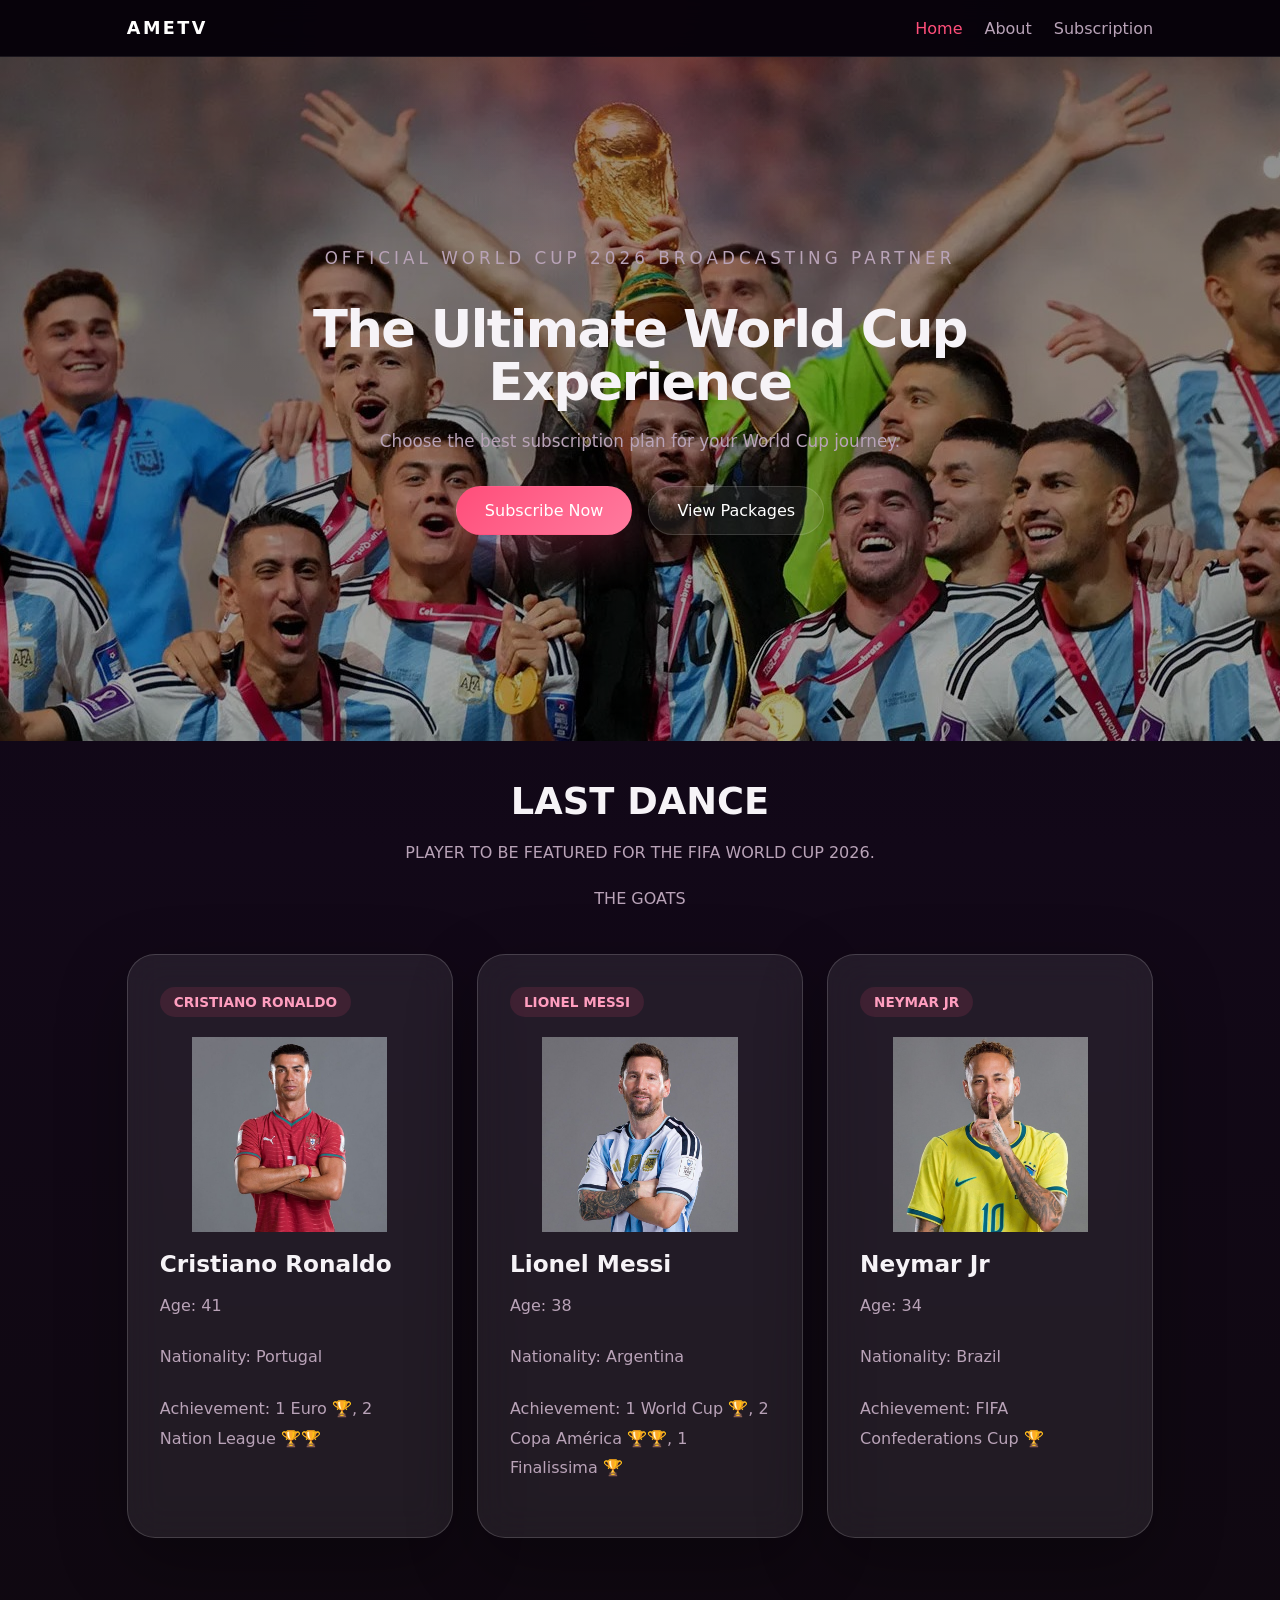
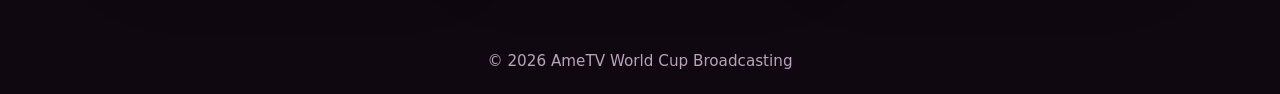
<file: index.html>
<!DOCTYPE html>
<html lang="en">
  <head>
    <meta charset="UTF-8" />
    <meta name="viewport" content="width=device-width, initial-scale=1.0" />
    <title>AMETV - Home</title>
    <link rel="stylesheet" href="css/style.css" />
</head>
  <body>
    <header>
      <nav class="navbar">
        <div class="logo">AmeTV</div>
        <ul>
          <li><a href="index.html" class="active">Home</a></li>
          <li><a href="about.html">About</a></li>
          <li><a href="booking.html">Subscription</a></li>
        </ul>
      </nav>
    </header>
    <main>
      <section class="hero hero-bg">
        <div class="hero-copy">
          <p class="eyebrow">Official World Cup 2026 Broadcasting Partner</p>
          <h1>The Ultimate World Cup Experience</h1>
          <p>Choose the best subscription plan for your World Cup journey.</p>
          <div class="hero-actions">
            <a href="booking.html" class="btn btn-primary">Subscribe Now</a>
            <a href="about.html" class="btn btn-secondary">View Packages</a>
          </div>
        </div>
      </section>
      <section class="section-overlap">
        <div class="section-header">
          <br><h2>LAST DANCE</h2>
          <p>PLAYER TO BE FEATURED FOR THE FIFA WORLD CUP 2026.</p>
        <p>THE GOATS</p>

        </div>
        <div class="cards">
          <article class="card">
            <div class="card-tag">CRISTIANO RONALDO</div>
            <img src="images/cristianoronaldo.jpg" alt="Cristiano Ronaldo" class="player-img" />
            <h3>Cristiano Ronaldo</h3>
            <p>Age: 41</p>
            <p>Nationality: Portugal</p>
            <p>Achievement: 1 Euro 🏆, 2 Nation League 🏆🏆</p>
          </article>
          <article class="card">
            <div class="card-tag">LIONEL MESSI</div>
            <img src="images/leomessi.jpg" alt="Lionel Messi" class="player-img" />
            <h3>Lionel Messi</h3>
            <p>Age: 38</p>
            <p>Nationality: Argentina</p>
            <p>Achievement: 1 World Cup 🏆, 2 Copa América 🏆🏆, 1 Finalissima 🏆</p>
          </article>
          <article class="card">
            <div class="card-tag">NEYMAR JR</div>
            <img src="images/neymarjr.jpg" alt="Neymar Jr" class="player-img" />
            <h3>Neymar Jr</h3>
            <p>Age: 34</p>
            <p>Nationality: Brazil</p>
            <p>Achievement: FIFA Confederations Cup 🏆</p>
          </article>
        </div>
      </section>
    </main>
    <footer>© 2026 AmeTV World Cup Broadcasting</footer>
    <script src="https://code.jquery.com/jquery-3.7.1.min.js"></script>
    <script src="js/script.js"></script>
  </body>
</html>
</file>
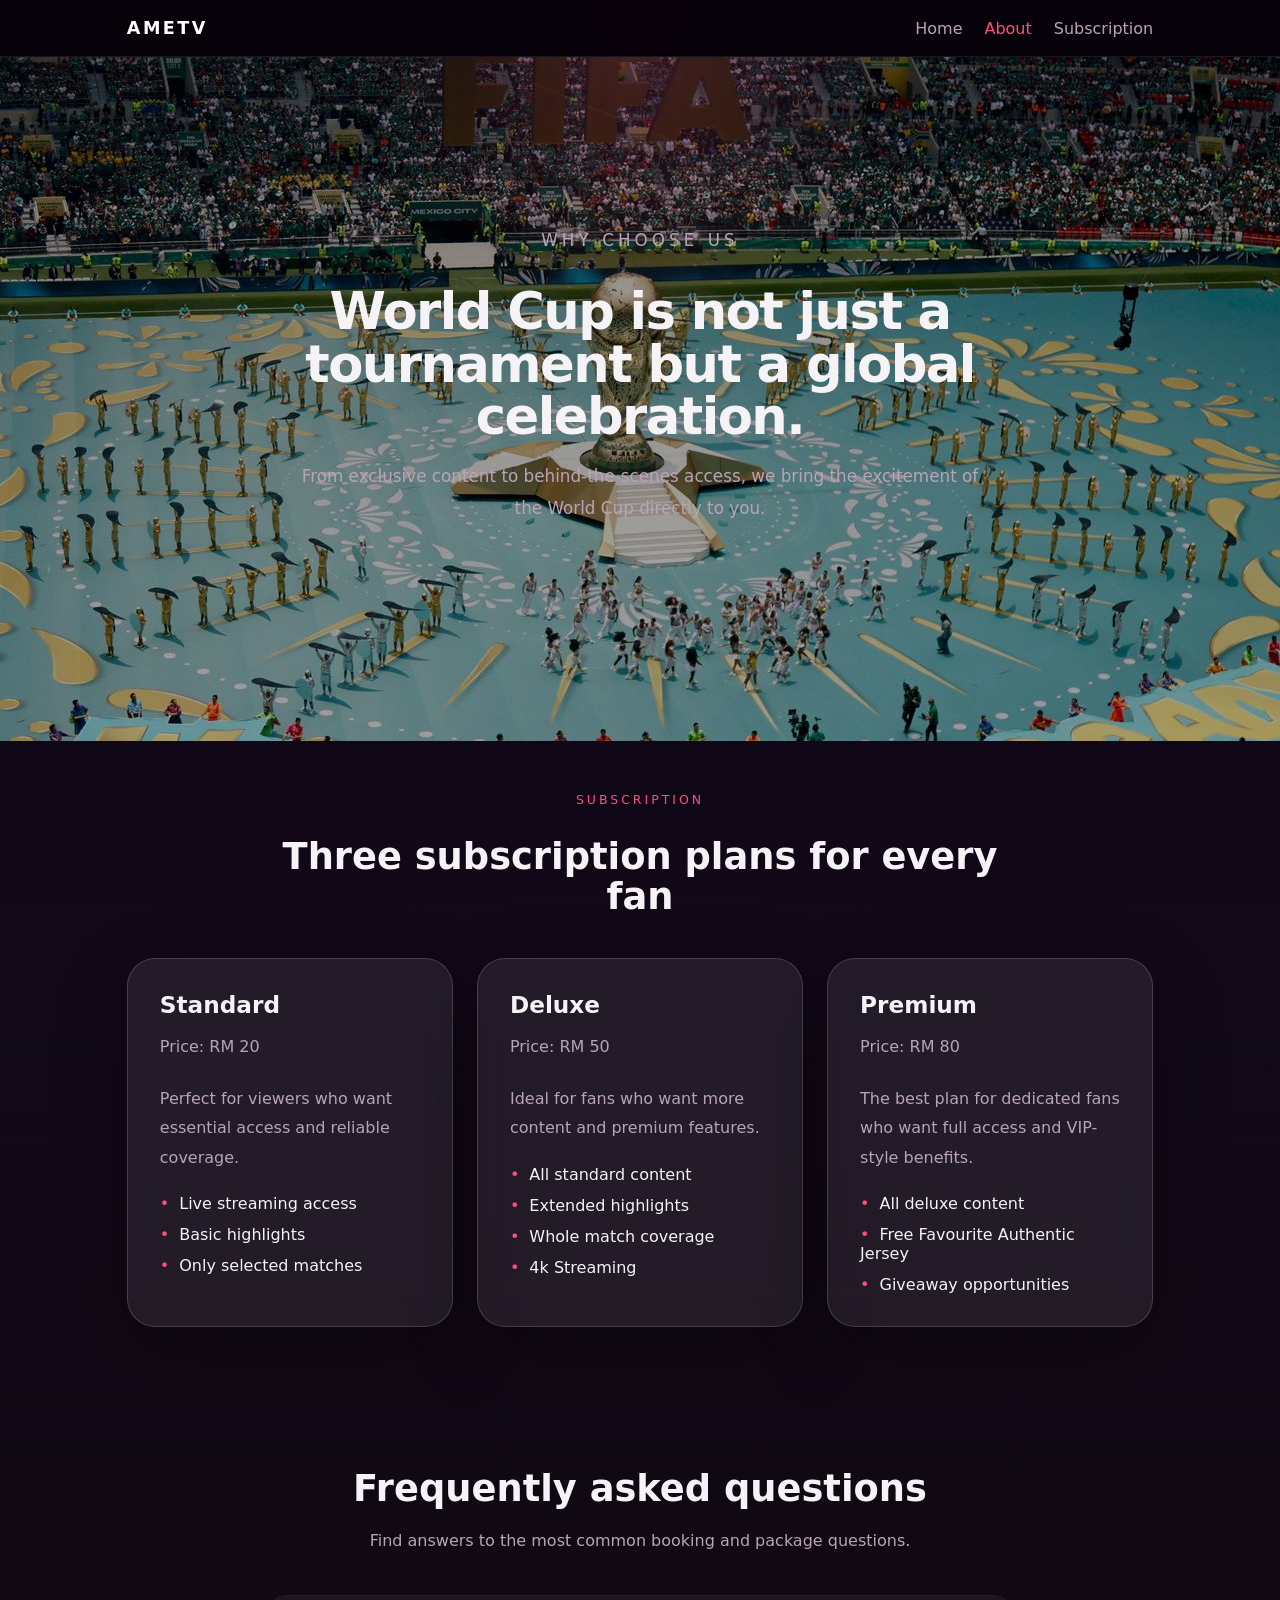
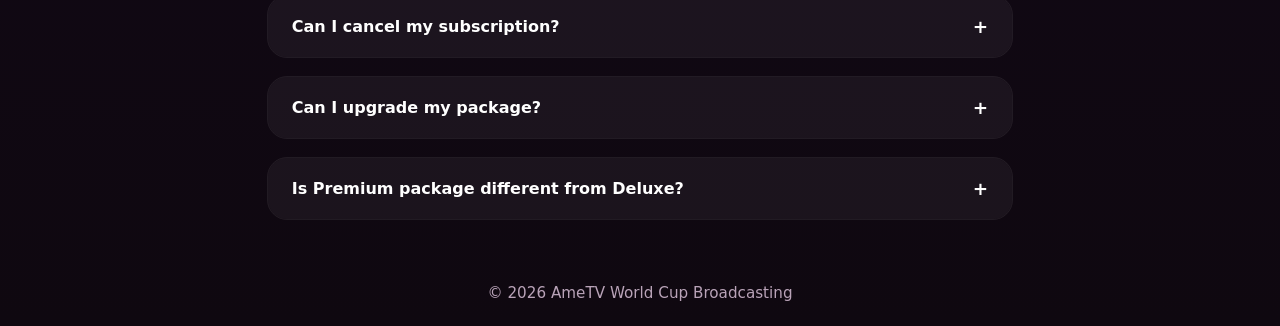
<file: about.html>
<!DOCTYPE html>
<html lang="en">
  <head>
    <meta charset="UTF-8" />
    <meta name="viewport" content="width=device-width, initial-scale=1.0" />
    <title>AMETV - About</title>
    <link rel="stylesheet" href="css/style.css" />
  </head>
  <body>
    <header>
      <nav class="navbar">
        <div class="logo">AmeTV</div>
        <ul>
          <li><a href="index.html">Home</a></li>
          <li><a href="about.html" class="active">About</a></li>
          <li><a href="booking.html">Subscription</a></li>
        </ul>
      </nav>
    </header>
    <main>
      <section class="hero hero-secondary hero-worldcup">
        <div class="hero-copy">
          <p class="eyebrow">Why choose us</p>
          <h1>World Cup is not just a tournament but a global celebration.</h1>
          <p>From exclusive content to behind-the-scenes access, we bring the excitement of the World Cup directly to you.</p>
        </div>
      </section>
      <section class="section-overlap">
        <div class="section-header">
          <br><br><span class="eyebrow">Subscription</span>
          <h2>Three subscription plans for every fan</h2>
        </div>
        <div class="packages-grid">
          <article class="package-card" tabindex="0">
            <h3>Standard</h3>
            <p>Price: RM 20</p>
            <p>Perfect for viewers who want essential access and reliable coverage.</p>
            <ul>
              <li>Live streaming access</li>
              <li>Basic highlights</li>
              <li>Only selected matches</li>
            </ul>
          </article>
          <article class="package-card" tabindex="0">
            <h3>Deluxe</h3>
            <p>Price: RM 50</p>
            <p>Ideal for fans who want more content and premium features.</p>
            <ul>
              <li>All standard content</li>
              <li>Extended highlights</li>
              <li>Whole match coverage</li>
              <li>4k Streaming</li>
            </ul>
          </article>
          <article class="package-card featured" tabindex="0">
            <h3>Premium</h3>
            <p>Price: RM 80</p>
            <p>The best plan for dedicated fans who want full access and VIP-style benefits.</p>
            <ul>
              <li>All deluxe content</li>
              <li>Free Favourite Authentic Jersey</li>
              <li>Giveaway opportunities</li>
            </ul>
          </article>
        </div>
      </section>
      <section class="faq section-overlap">
        <div class="section-header">
          <h2>Frequently asked questions</h2>
          <p>Find answers to the most common booking and package questions.</p>
        </div>
        <div class="faq-item">
          <div class="question">Can I cancel my subscription?</div>
          <div class="answer">Cancellations are available based on package terms and policy. Contact support to review your options.</div>
        </div>
        <div class="faq-item">
          <div class="question">Can I upgrade my package?</div>
          <div class="answer">Yes, you can upgrade your package at any time. We will help you explore transfers when possible.</div>
        </div>
        <div class="faq-item">
          <div class="question">Is Premium package different from Deluxe?</div>
          <div class="answer">Yes, the Premium package offers more exclusive benefits and a higher level of service compared to the Deluxe package.</div>
        </div>
      </section>
    </main>
    <footer>© 2026 AmeTV World Cup Broadcasting</footer>
    <script src="https://code.jquery.com/jquery-3.7.1.min.js"></script>
    <script src="js/script.js"></script>
  </body>
</html>
</file>
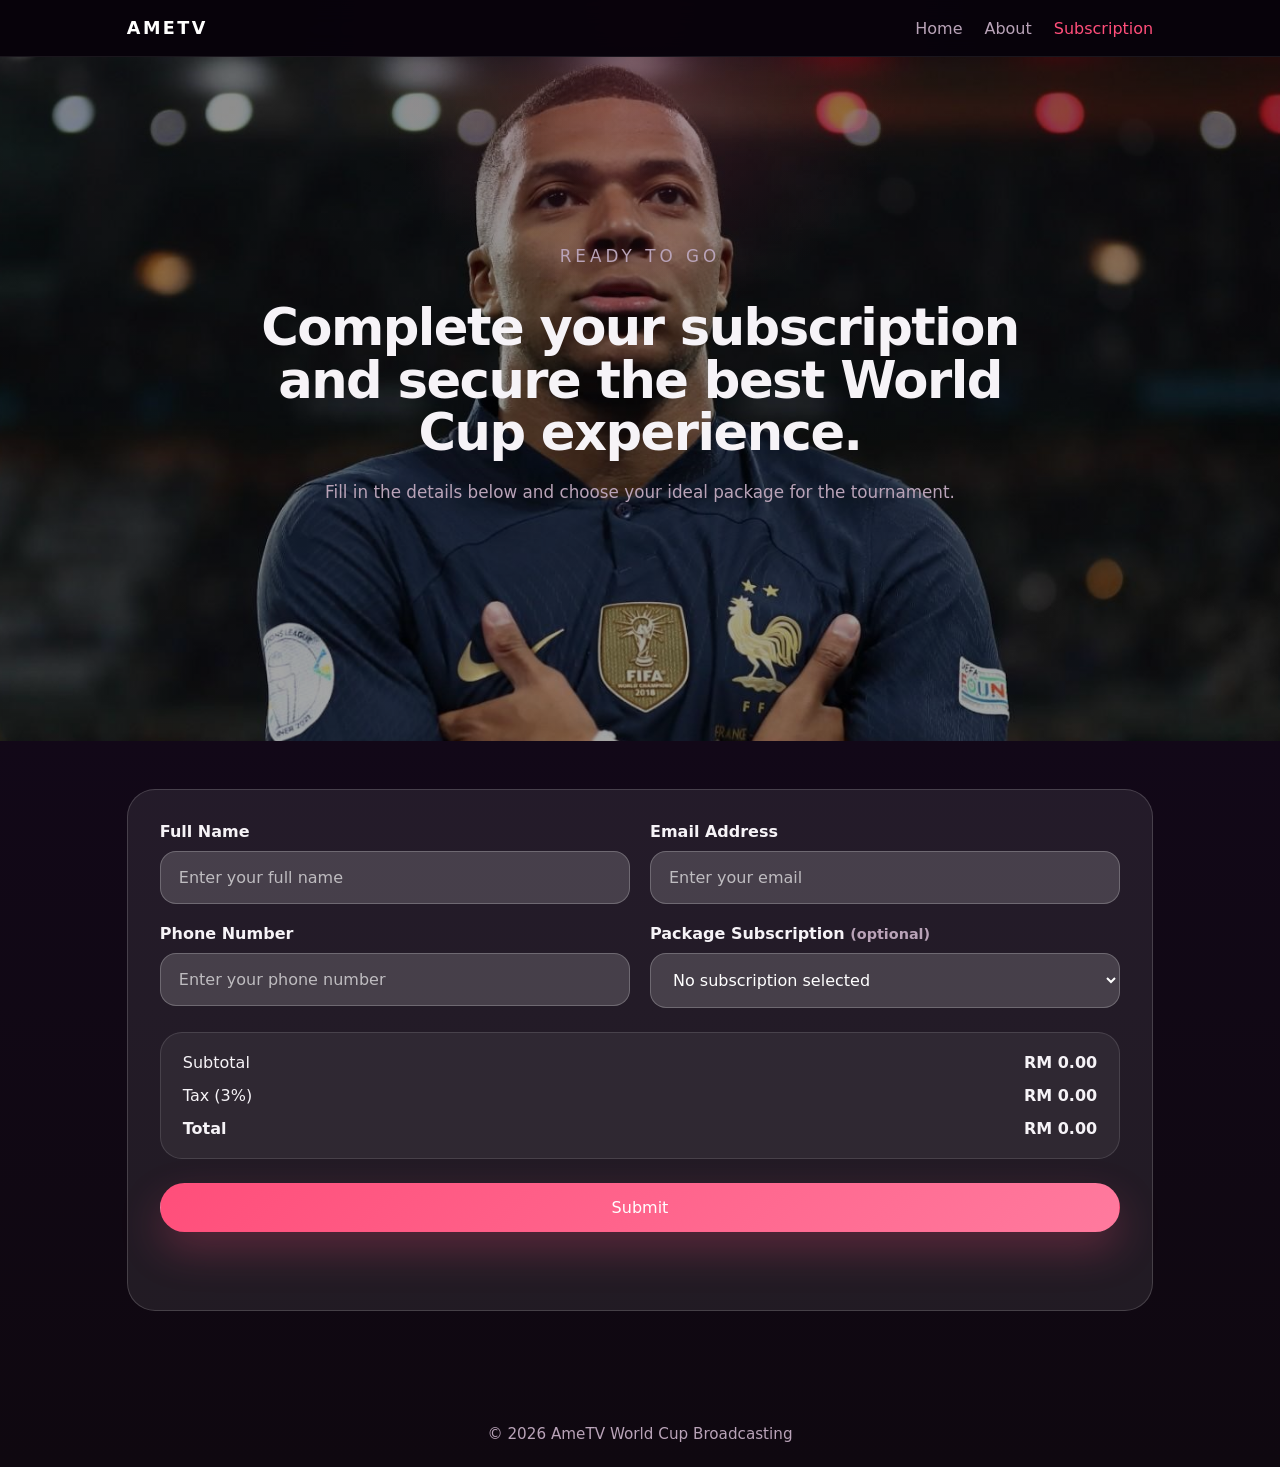
<file: booking.html>
<!DOCTYPE html>
<html lang="en">
  <head>
    <meta charset="UTF-8" />
    <meta name="viewport" content="width=device-width, initial-scale=1.0" />
    <title>AMETV - Subscription</title>
    <link rel="stylesheet" href="css/style.css" />
  </head>
  <body>
    <header>
      <nav class="navbar">
        <div class="logo">AmeTV</div>
        <ul>
          <li><a href="index.html">Home</a></li>
          <li><a href="about.html">About</a></li>
          <li><a href="booking.html" class="active">Subscription</a></li>
        </ul>
      </nav>
    </header>
    <main>
      <section class="hero hero-secondary hero-mbappe">
        <div class="hero-copy">
          <p class="eyebrow">Ready to go</p>
          <h1>Complete your subscription and secure the best World Cup experience.</h1>
          <p>Fill in the details below and choose your ideal package for the tournament.</p>
        </div>
      </section>
      <br><br>
      <section class="section-overlap">
        <form id="bookingForm" class="form-box">
          <div class="form-grid">
            <div class="input-group">
              <label for="name">Full Name</label>
              <input type="text" id="name" placeholder="Enter your full name" required />
            </div>
            <div class="input-group">
              <label for="email">Email Address</label>
              <input type="email" id="email" placeholder="Enter your email" required />
            </div>
            <div class="input-group">
              <label for="phone">Phone Number</label>
              <input type="tel" id="phone" placeholder="Enter your phone number" required />
            </div>
            <div class="input-group">
              <label for="plan">Package Subscription <span class="optional">(optional)</span></label>
              <select id="plan">
                <option value="">No subscription selected</option>
                <option value="20">Standard - RM 20</option>
                <option value="50">Deluxe - RM 50</option>
                <option value="80">Premium - RM 80</option>
              </select>
            </div>
          </div>
          <div class="pricing-panel">
            <div class="pricing-row">
              <span>Subtotal</span>
              <strong>RM <span id="subtotal">0</span></strong>
            </div>
            <div class="pricing-row">
              <span>Tax (3%)</span>
              <strong>RM <span id="tax">0</span></strong>
            </div>
            <div class="pricing-row total-row">
              <span>Total</span>
              <strong>RM <span id="total">0</span></strong>
            </div>
          </div>
          <button type="submit" class="btn btn-primary">Submit</button>
          <p id="msg" class="form-message"></p>
        </form>
      </section>
      <div id="notification" class="notification-modal">
        <div class="notification-content">
          <p id="notificationMessage"></p>
          <button type="button" id="notificationOK" class="btn btn-primary">OK</button>
        </div>
      </div>
    </main>
    <footer>© 2026 AmeTV World Cup Broadcasting</footer>
    <script src="https://code.jquery.com/jquery-3.7.1.min.js"></script>
    <script src="js/script.js"></script>
  </body>
</html>
</file>
<file: css/style.css>
:root {
  --bg: #08030b;
  --surface: rgba(255, 255, 255, 0.08);
  --surface-strong: rgba(255, 255, 255, 0.12);
  --text: #f6f3f7;
  --muted: #b9a3b8;
  --accent: #ff4e7a;
  --accent-soft: #ffa7c1;
  --border: rgba(255, 255, 255, 0.16);
  --shadow: 0 24px 70px rgba(0, 0, 0, 0.32);
}

* {
  margin: 0;
  padding: 0;
  box-sizing: border-box;
  font-family: system-ui, -apple-system, BlinkMacSystemFont, 'Segoe UI', sans-serif;
}

html {
  scroll-behavior: smooth;
}

body {
  min-height: 100vh;
  background: radial-gradient(circle at top, rgba(255, 78, 122, 0.12), transparent 25%), linear-gradient(180deg, #0b0610 0%, #120818 50%, #0f0810 100%);
  color: var(--text);
}

img {
  max-width: 100%;
  display: block;
}

a {
  color: inherit;
  text-decoration: none;
}

button,
input,
select {
  font: inherit;
}

header {
  position: sticky;
  top: 0;
  z-index: 20;
  background: rgba(8, 3, 11, 0.95);
  backdrop-filter: blur(12px);
  border-bottom: 1px solid rgba(255, 255, 255, 0.08);
}

.navbar {
  max-width: 1180px;
  margin: 0 auto;
  display: flex;
  justify-content: space-between;
  align-items: center;
  padding: 18px 6%;
  gap: 18px;
}

.logo {
  font-size: 1.1rem;
  font-weight: 700;
  letter-spacing: 0.14em;
  text-transform: uppercase;
  color: #fff;
}

.navbar ul {
  display: flex;
  gap: 22px;
  list-style: none;
}

.navbar a {
  color: var(--muted);
  transition: color 0.25s ease;
}

.navbar a:hover,
.navbar a.active {
  color: var(--accent);
}

.hero {
  min-height: 76vh;
  display: grid;
  place-items: center;
  padding: 80px 6% 100px;
  position: relative;
}

.hero::before {
  content: '';
  position: absolute;
  inset: 0;
  background: radial-gradient(circle at top, rgba(255, 78, 122, 0.18), transparent 28%);
  pointer-events: none;
}

.hero-copy {
  position: relative;
  max-width: 760px;
  text-align: center;
  z-index: 1;
}

.hero-secondary {
  background: linear-gradient(180deg, rgba(0, 0, 0, 0.45), rgba(0, 0, 0, 0.35));
}

.hero-bg {
  background: linear-gradient(180deg, rgba(0, 0, 0, 0.45), rgba(0, 0, 0, 0.35)), url("../images/argentina 2022 winner.jpg") center/cover no-repeat;
}

.hero-worldcup {
  background: linear-gradient(180deg, rgba(0, 0, 0, 0.45), rgba(0, 0, 0, 0.35)), url("../images/worldcup.jpg") center/cover no-repeat;
}

.hero-mbappe {
  background: linear-gradient(180deg, rgba(0, 0, 0, 0.45), rgba(0, 0, 0, 0.35)), url("../images/mbappe.jpg") center/cover no-repeat;
}

.eyebrow {
  text-transform: uppercase;
  letter-spacing: 0.24em;
  font-size: 0.78rem;
  color: var(--accent);
  margin-bottom: 18px;
  display: inline-block;
}

.hero h1 {
  font-size: clamp(2.4rem, 4vw, 4.2rem);
  line-height: 1.03;
  letter-spacing: -0.03em;
  margin-bottom: 18px;
}

.hero p {
  font-size: 1.05rem;
  color: var(--muted);
  max-width: 680px;
  margin: 0 auto 28px;
  line-height: 1.9;
}

.hero-actions {
  display: flex;
  justify-content: center;
  gap: 16px;
  flex-wrap: wrap;
}

.btn {
  display: inline-flex;
  align-items: center;
  justify-content: center;
  gap: 10px;
  padding: 14px 28px;
  border-radius: 999px;
  border: 1px solid transparent;
  cursor: pointer;
  transition: transform 0.25s ease, background 0.25s ease, box-shadow 0.25s ease;
}

.btn:hover {
  transform: translateY(-2px);
}

.btn-primary {
  background: linear-gradient(135deg, #ff4e7a, #ff7a9e);
  color: #fff;
  box-shadow: 0 18px 40px rgba(255, 78, 122, 0.25);
}

.btn-secondary {
  background: rgba(255, 255, 255, 0.08);
  color: #fff;
  border-color: rgba(255, 255, 255, 0.14);
}

.section-overlap {
  margin: -30px auto 50px;
  position: relative;
  z-index: 1;
  max-width: 1180px;
  padding: 40px 6%;
}

.section-header {
  text-align: center;
  max-width: 760px;
  margin: 0 auto 40px;
}

.section-header h2 {
  font-size: 2.3rem;
  margin-top: 12px;
  line-height: 1.1;
}

.section-header p {
  color: var(--muted);
  margin-top: 16px;
  line-height: 1.85;
}

.cards {
  display: grid;
  grid-template-columns: repeat(3, minmax(240px, 1fr));
  gap: 24px;
}

.card,
.package-card,
.booking-summary {
  background: var(--surface);
  backdrop-filter: blur(18px);
  border: 1px solid var(--border);
  border-radius: 28px;
  box-shadow: var(--shadow);
  padding: 32px;
  transition: transform 0.25s ease, box-shadow 0.25s ease, border-color 0.25s ease, background 0.25s ease;
}

.card:hover,
.card:focus-visible,
.package-card:hover,
.package-card:focus-visible {
  transform: translateY(-6px);
  border-color: rgba(255, 78, 122, 0.35);
  box-shadow: 0 30px 80px rgba(0, 0, 0, 0.35);
  background: rgba(255, 255, 255, 0.12);
}

.card-tag {
  display: inline-flex;
  padding: 7px 14px;
  border-radius: 999px;
  background: rgba(255, 78, 122, 0.12);
  color: #ff9ebf;
  font-size: 0.85rem;
  font-weight: 700;
  margin-bottom: 20px;
}

.player-img {
  width: 100%;
  border-radius: 22px;
  margin-bottom: 18px;
  object-fit: contain;
  aspect-ratio: 4 / 3;
}

.card h3,
.package-card h3 {
  font-size: 1.45rem;
  margin-bottom: 14px;
}

.card p,
.package-card p {
  color: var(--muted);
  line-height: 1.85;
  margin-bottom: 22px;
}

.card ul,
.package-card ul {
  display: grid;
  gap: 12px;
  list-style: none;
  padding: 0;
  margin: 0;
  color: var(--text);
}

.card ul li::before,
.package-card ul li::before {
  content: '•';
  margin-right: 10px;
  color: var(--accent);
}

.page-title {
  font-size: 3rem;
  text-align: center;
  padding: 80px 6px 20px;
}

.packages-grid {
  display: grid;
  grid-template-columns: repeat(3, minmax(240px, 1fr));
  gap: 24px;
}

.faq {
  max-width: 900px;
  margin: 0 auto;
}

.faq-item {
  margin-top: 18px;
  border-radius: 20px;
  overflow: hidden;
  border: 1px solid rgba(255, 255, 255, 0.08);
}

.question {
  padding: 20px 24px;
  background: rgba(255, 255, 255, 0.05);
  cursor: pointer;
  color: #fff;
  font-weight: 600;
  display: flex;
  justify-content: space-between;
  align-items: center;
  transition: background 0.25s ease;
}

.question:hover {
  background: rgba(255, 255, 255, 0.1);
}

.answer {
  display: none;
  padding: 22px 24px;
  background: rgba(255, 255, 255, 0.04);
  color: var(--muted);
  line-height: 1.9;
}

.question::after {
  content: '+';
  font-size: 1.15rem;
  transition: transform 0.25s ease;
}

.question.open::after {
  content: '−';
  transform: rotate(180deg);
}

.footer-container,
footer {
  max-width: 1180px;
  margin: 0 auto;
}

footer {
  padding: 24px 6%;
  text-align: center;
  color: var(--muted);
  font-size: 0.95rem;
}

.form-box {
  display: flex;
  flex-direction: column;
  gap: 24px;
  background: rgba(255, 255, 255, 0.08);
  border: 1px solid var(--border);
  padding: 32px;
  border-radius: 28px;
}

.form-grid {
  display: grid;
  grid-template-columns: repeat(2, minmax(0, 1fr));
  gap: 20px;
}

.input-group {
  display: flex;
  flex-direction: column;
  gap: 10px;
}

.optional {
  color: var(--muted);
  font-size: 0.9rem;
}

.pricing-panel {
  background: rgba(255, 255, 255, 0.06);
  border: 1px solid rgba(255, 255, 255, 0.12);
  border-radius: 22px;
  padding: 20px 22px;
  display: grid;
  gap: 14px;
}

.pricing-row {
  display: flex;
  justify-content: space-between;
  align-items: center;
  color: var(--text);
}

.total-row {
  font-weight: 700;
}

.input-group label {
  color: var(--text);
  font-weight: 600;
}

.form-box input,
.form-box select {
  background: rgba(255, 255, 255, 0.16);
  border: 1px solid rgba(255, 255, 255, 0.22);
  border-radius: 16px;
  color: #fff;
  padding: 16px 18px;
  outline: none;
  transition: border-color 0.2s ease, transform 0.2s ease, background 0.2s ease;
}

.form-box select option {
  background: rgba(8, 3, 11, 0.98);
  color: #fff;
}

.form-box input::placeholder,
.form-box select option:first-child {
  color: rgba(255, 255, 255, 0.65);
}

.form-box input:focus,
.form-box select:focus {
  border-color: rgba(255, 78, 122, 0.85);
  background: rgba(255, 255, 255, 0.22);
  transform: translateY(-1px);
}

.total-line {
  display: flex;
  justify-content: space-between;
  align-items: center;
  padding: 20px 22px;
  border-radius: 18px;
  background: rgba(255, 255, 255, 0.06);
  border: 1px solid rgba(255, 255, 255, 0.1);
}

.total-line strong {
  font-size: 1.3rem;
}

.form-message {
  min-height: 1.4rem;
  font-weight: 600;
}

.form-message.success {
  color: #7fff8b;
}

.form-message.error {
  color: #ff8aa7;
}

.notification-modal {
  display: none;
  position: fixed;
  top: 0;
  left: 0;
  width: 100%;
  height: 100%;
  background: rgba(0, 0, 0, 0.6);
  z-index: 1000;
  justify-content: center;
  align-items: center;
}

.notification-modal.active {
  display: flex;
}

.notification-content {
  background: rgba(8, 3, 11, 0.95);
  border: 1px solid var(--border);
  border-radius: 28px;
  padding: 48px 32px;
  max-width: 420px;
  text-align: center;
  backdrop-filter: blur(12px);
  box-shadow: 0 30px 100px rgba(0, 0, 0, 0.5);
}

#notificationMessage {
  font-size: 1.1rem;
  margin-bottom: 32px;
  line-height: 1.6;
}

.notification-content .btn {
  min-width: 160px;
}

.booking-panel {
  display: block;
}

.booking-summary ul {
  list-style: none;
  padding: 0;
  margin: 0;
  display: grid;
  gap: 12px;
  color: var(--text);
}

.booking-summary ul li::before {
  content: '•';
  margin-right: 10px;
  color: var(--accent);
}

@media (max-width: 980px) {
  .cards,
  .packages-grid,
  .booking-panel {
    grid-template-columns: 1fr;
  }
}

@media (max-width: 720px) {
  .navbar {
    flex-direction: column;
    align-items: flex-start;
  }

  .hero {
    padding: 60px 6% 80px;
  }

  .section-overlap {
    margin: -40px auto 40px;
    padding: 30px 6%;
  }

  .section-header h2 {
    font-size: 2rem;
  }

  .form-grid {
    grid-template-columns: 1fr;
  }
}

@media (max-width: 530px) {
  .hero h1 {
    font-size: 2.2rem;
  }

  .navbar ul {
    flex-wrap: wrap;
    gap: 16px;
  }

  .btn {
    width: 100%;
  }
}
</file>
